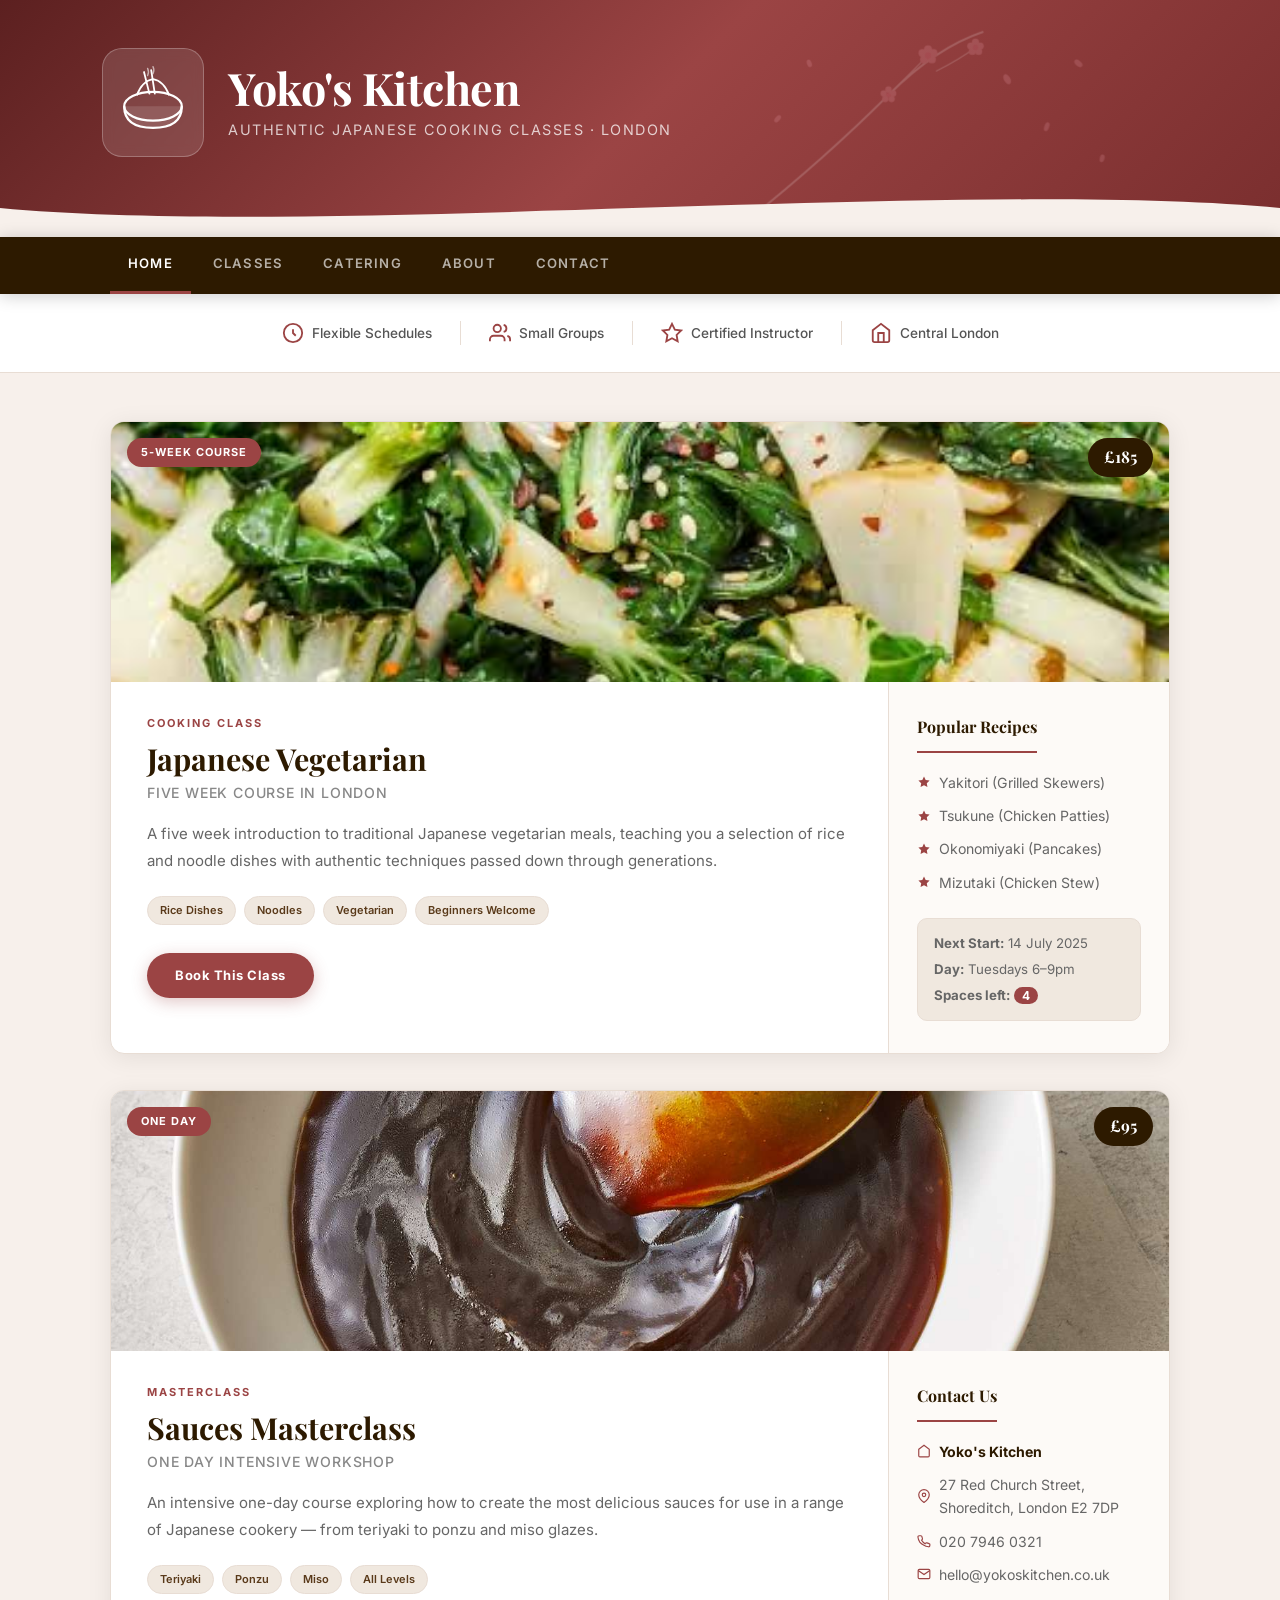
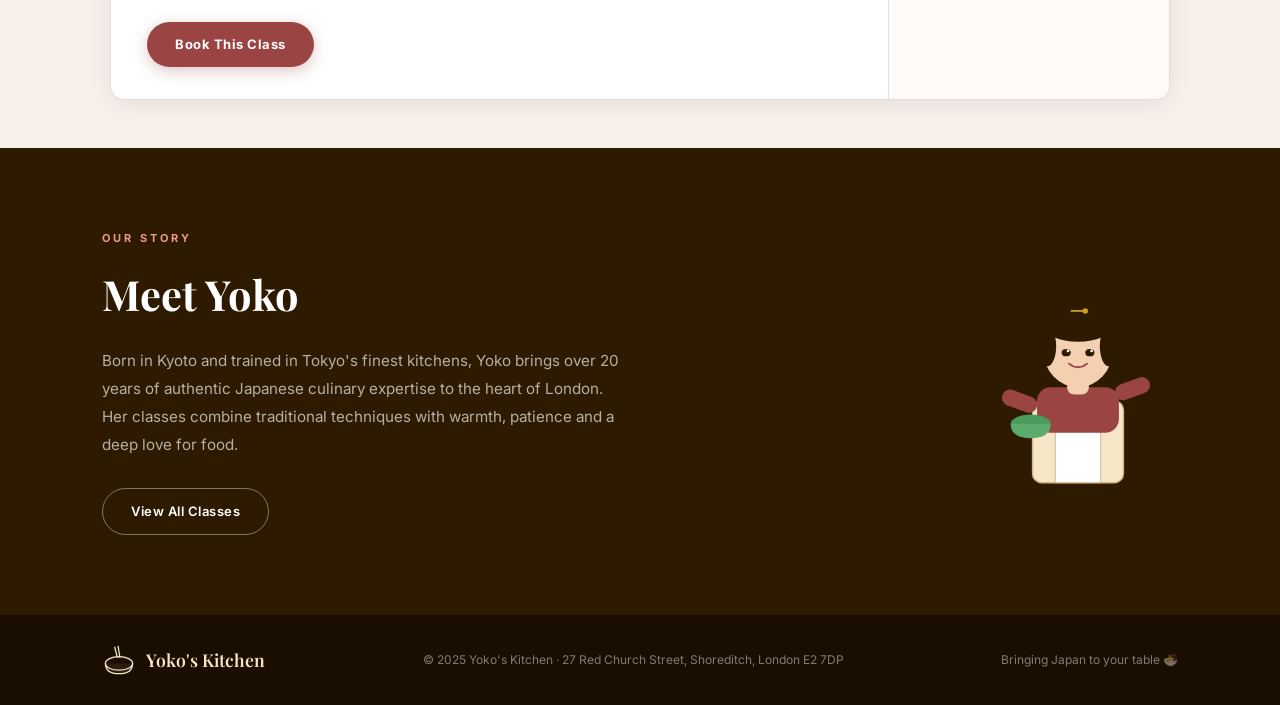
<file: index.html>
<!doctype html>
<html lang="en">
  <head>
    <meta charset="UTF-8" />
    <meta name="viewport" content="width=device-width, initial-scale=1.0" />
    <title>Yoko's Kitchen — Japanese Cooking Classes</title>
    <link
      href="https://fonts.googleapis.com/css2?family=Playfair+Display:wght@400;600;700&family=Inter:wght@300;400;500;600&display=swap"
      rel="stylesheet"
    />
    <link rel="stylesheet" href="style.css" />
  </head>
  <body>
    <!-- HERO BANNER -->
    <header class="banner" id="home">
      <div class="banner-bg">
        <svg
          class="sakura-deco"
          viewBox="0 0 500 300"
          xmlns="http://www.w3.org/2000/svg"
        >
          <g opacity="0.18">
            <path
              d="M20 280 Q120 200 200 120 Q260 60 320 40"
              stroke="#fff"
              stroke-width="2.5"
              fill="none"
            />
            <path
              d="M200 120 Q230 90 250 70"
              stroke="#fff"
              stroke-width="1.5"
              fill="none"
            />
            <path
              d="M260 90 Q290 75 310 60"
              stroke="#fff"
              stroke-width="1.5"
              fill="none"
            />
            <g transform="translate(250,70)">
              <circle cx="0" cy="-8" r="5" fill="#ffb7c5" />
              <circle cx="7" cy="-3" r="5" fill="#ffb7c5" />
              <circle cx="5" cy="5" r="5" fill="#ffb7c5" />
              <circle cx="-5" cy="5" r="5" fill="#ffb7c5" />
              <circle cx="-7" cy="-3" r="5" fill="#ffb7c5" />
              <circle cx="0" cy="0" r="4" fill="#ff8fab" />
            </g>
            <g transform="translate(310,60)">
              <circle cx="0" cy="-7" r="4.5" fill="#ffb7c5" />
              <circle cx="6" cy="-2" r="4.5" fill="#ffb7c5" />
              <circle cx="4" cy="5" r="4.5" fill="#ffb7c5" />
              <circle cx="-4" cy="5" r="4.5" fill="#ffb7c5" />
              <circle cx="-6" cy="-2" r="4.5" fill="#ffb7c5" />
              <circle cx="0" cy="0" r="3.5" fill="#ff8fab" />
            </g>
            <g transform="translate(200,120)">
              <circle cx="0" cy="-7" r="4" fill="#ffb7c5" />
              <circle cx="6" cy="-2" r="4" fill="#ffb7c5" />
              <circle cx="4" cy="5" r="4" fill="#ffb7c5" />
              <circle cx="-4" cy="5" r="4" fill="#ffb7c5" />
              <circle cx="-6" cy="-2" r="4" fill="#ffb7c5" />
              <circle cx="0" cy="0" r="3" fill="#ff8fab" />
            </g>
            <ellipse
              cx="350"
              cy="100"
              rx="4"
              ry="7"
              fill="#ffb7c5"
              transform="rotate(-30 350 100)"
            />
            <ellipse
              cx="400"
              cy="160"
              rx="3"
              ry="6"
              fill="#ffb7c5"
              transform="rotate(20 400 160)"
            />
            <ellipse
              cx="440"
              cy="80"
              rx="3.5"
              ry="6"
              fill="#ffb7c5"
              transform="rotate(-50 440 80)"
            />
            <ellipse
              cx="470"
              cy="200"
              rx="3"
              ry="5"
              fill="#ffb7c5"
              transform="rotate(15 470 200)"
            />
            <ellipse
              cx="60"
              cy="150"
              rx="3"
              ry="5.5"
              fill="#ffb7c5"
              transform="rotate(40 60 150)"
            />
            <ellipse
              cx="100"
              cy="80"
              rx="3"
              ry="5"
              fill="#ffb7c5"
              transform="rotate(-20 100 80)"
            />
          </g>
        </svg>
        <svg
          class="wave"
          viewBox="0 0 1440 60"
          xmlns="http://www.w3.org/2000/svg"
          preserveAspectRatio="none"
        >
          <path
            d="M0,30 C360,60 1080,0 1440,30 L1440,60 L0,60 Z"
            fill="#f7f0eb"
          />
        </svg>
      </div>
      <div class="logo-area">
        <div class="logo-icon">
          <svg
            viewBox="0 0 80 80"
            xmlns="http://www.w3.org/2000/svg"
            width="72"
            height="72"
          >
            <ellipse
              cx="40"
              cy="48"
              rx="32"
              ry="16"
              fill="none"
              stroke="white"
              stroke-width="2.5"
            />
            <path
              d="M8 48 Q8 72 40 72 Q72 72 72 48"
              fill="rgba(255,255,255,0.12)"
              stroke="white"
              stroke-width="2.5"
            />
            <path
              d="M22 36 Q28 20 40 18 Q52 20 58 36"
              fill="none"
              stroke="white"
              stroke-width="2"
            />
            <line
              x1="30"
              y1="10"
              x2="36"
              y2="34"
              stroke="white"
              stroke-width="2"
              stroke-linecap="round"
            />
            <line
              x1="38"
              y1="8"
              x2="42"
              y2="34"
              stroke="white"
              stroke-width="2"
              stroke-linecap="round"
            />
            <path
              d="M34 14 Q36 10 34 6"
              stroke="rgba(255,255,255,0.6)"
              stroke-width="1.5"
              fill="none"
              stroke-linecap="round"
            />
            <path
              d="M40 12 Q42 8 40 4"
              stroke="rgba(255,255,255,0.6)"
              stroke-width="1.5"
              fill="none"
              stroke-linecap="round"
            />
          </svg>
        </div>
        <div class="brand-text">
          <h1>Yoko's Kitchen</h1>
          <p>Authentic Japanese Cooking Classes · London</p>
        </div>
      </div>
    </header>

    <!-- NAV -->
    <nav class="nav" id="navbar">
      <div class="nav-inner">
        <a class="active" href="#home">Home</a>
        <a href="#classes">Classes</a>
        <a href="#catering">Catering</a>
        <a href="#about">About</a>
        <a href="#contact">Contact</a>
      </div>
    </nav>

    <!-- INTRO STRIP -->
    <div class="intro-strip">
      <div class="intro-inner">
        <div class="intro-item">
          <svg
            viewBox="0 0 24 24"
            width="22"
            height="22"
            fill="none"
            stroke="currentColor"
            stroke-width="2"
          >
            <circle cx="12" cy="12" r="10" />
            <path d="M12 8v4l3 3" />
          </svg>
          <span>Flexible Schedules</span>
        </div>
        <div class="intro-divider"></div>
        <div class="intro-item">
          <svg
            viewBox="0 0 24 24"
            width="22"
            height="22"
            fill="none"
            stroke="currentColor"
            stroke-width="2"
          >
            <path d="M17 21v-2a4 4 0 0 0-4-4H5a4 4 0 0 0-4 4v2" />
            <circle cx="9" cy="7" r="4" />
            <path d="M23 21v-2a4 4 0 0 0-3-3.87" />
            <path d="M16 3.13a4 4 0 0 1 0 7.75" />
          </svg>
          <span>Small Groups</span>
        </div>
        <div class="intro-divider"></div>
        <div class="intro-item">
          <svg
            viewBox="0 0 24 24"
            width="22"
            height="22"
            fill="none"
            stroke="currentColor"
            stroke-width="2"
          >
            <path
              d="M12 2l3.09 6.26L22 9.27l-5 4.87 1.18 6.88L12 17.77l-6.18 3.25L7 14.14 2 9.27l6.91-1.01L12 2z"
            />
          </svg>
          <span>Certified Instructor</span>
        </div>
        <div class="intro-divider"></div>
        <div class="intro-item">
          <svg
            viewBox="0 0 24 24"
            width="22"
            height="22"
            fill="none"
            stroke="currentColor"
            stroke-width="2"
          >
            <path d="M3 9l9-7 9 7v11a2 2 0 0 1-2 2H5a2 2 0 0 1-2-2z" />
            <polyline points="9 22 9 12 15 12 15 22" />
          </svg>
          <span>Central London</span>
        </div>
      </div>
    </div>

    <!-- MAIN CONTENT -->
    <main class="main-wrapper" id="classes">
      <!-- CARD 1: Vegetarian -->
      <article class="course-card reveal">
        <div class="card-image">
          <img
            src="bokchoi.jpeg"
            alt="Bok Choi"
            onerror="
              this.style.display = 'none';
              this.nextElementSibling.style.display = 'flex';
            "
          />
          <div class="img-fallback veg-fallback">
            <svg
              viewBox="0 0 200 220"
              xmlns="http://www.w3.org/2000/svg"
              width="140"
            >
              <g transform="translate(100,110)">
                <ellipse
                  cx="0"
                  cy="60"
                  rx="15"
                  ry="35"
                  fill="#f5f0e8"
                  stroke="#d4c5a9"
                  stroke-width="1.5"
                />
                <ellipse
                  cx="-18"
                  cy="55"
                  rx="13"
                  ry="30"
                  fill="#f0ebe0"
                  stroke="#d4c5a9"
                  stroke-width="1.5"
                />
                <ellipse
                  cx="18"
                  cy="55"
                  rx="13"
                  ry="30"
                  fill="#f0ebe0"
                  stroke="#d4c5a9"
                  stroke-width="1.5"
                />
                <ellipse
                  cx="0"
                  cy="-10"
                  rx="22"
                  ry="55"
                  fill="#4a9b5c"
                  stroke="#3a7a48"
                  stroke-width="1.5"
                />
                <ellipse
                  cx="-28"
                  cy="-5"
                  rx="18"
                  ry="48"
                  fill="#5aab6c"
                  stroke="#3a7a48"
                  stroke-width="1.5"
                  transform="rotate(-15 -28 -5)"
                />
                <ellipse
                  cx="28"
                  cy="-5"
                  rx="18"
                  ry="48"
                  fill="#5aab6c"
                  stroke="#3a7a48"
                  stroke-width="1.5"
                  transform="rotate(15 28 -5)"
                />
                <ellipse
                  cx="-50"
                  cy="10"
                  rx="14"
                  ry="38"
                  fill="#6ab87c"
                  stroke="#3a7a48"
                  stroke-width="1"
                  transform="rotate(-30 -50 10)"
                />
                <ellipse
                  cx="50"
                  cy="10"
                  rx="14"
                  ry="38"
                  fill="#6ab87c"
                  stroke="#3a7a48"
                  stroke-width="1"
                  transform="rotate(30 50 10)"
                />
                <line
                  x1="0"
                  y1="-60"
                  x2="0"
                  y2="30"
                  stroke="#3a7a48"
                  stroke-width="1"
                  opacity="0.5"
                />
                <line
                  x1="-28"
                  y1="-50"
                  x2="-28"
                  y2="35"
                  stroke="#3a7a48"
                  stroke-width="0.8"
                  opacity="0.4"
                  transform="rotate(-15 -28 -5)"
                />
                <line
                  x1="28"
                  y1="-50"
                  x2="28"
                  y2="35"
                  stroke="#3a7a48"
                  stroke-width="0.8"
                  opacity="0.4"
                  transform="rotate(15 28 -5)"
                />
              </g>
            </svg>
            <span>Bok Choi</span>
          </div>
          <div class="card-tag">5-Week Course</div>
          <div class="card-price">£185</div>
        </div>
        <div class="card-body">
          <div class="card-content">
            <p class="card-eyebrow">Cooking Class</p>
            <h2>Japanese Vegetarian</h2>
            <p class="card-subtitle">Five week course in London</p>
            <p class="card-desc">
              A five week introduction to traditional Japanese vegetarian meals,
              teaching you a selection of rice and noodle dishes with authentic
              techniques passed down through generations.
            </p>
            <div class="card-tags">
              <span>Rice Dishes</span>
              <span>Noodles</span>
              <span>Vegetarian</span>
              <span>Beginners Welcome</span>
            </div>
            <a href="#contact" class="card-btn">Book This Class</a>
          </div>
          <aside class="card-sidebar">
            <h3>Popular Recipes</h3>
            <ul>
              <li>
                <svg viewBox="0 0 20 20" width="14" fill="#9b4444">
                  <path
                    d="M10 2l2.4 5 5.6.8-4 3.9.9 5.3L10 14.5l-4.9 2.5.9-5.3L2 7.8l5.6-.8z"
                  />
                </svg>
                Yakitori (Grilled Skewers)
              </li>
              <li>
                <svg viewBox="0 0 20 20" width="14" fill="#9b4444">
                  <path
                    d="M10 2l2.4 5 5.6.8-4 3.9.9 5.3L10 14.5l-4.9 2.5.9-5.3L2 7.8l5.6-.8z"
                  />
                </svg>
                Tsukune (Chicken Patties)
              </li>
              <li>
                <svg viewBox="0 0 20 20" width="14" fill="#9b4444">
                  <path
                    d="M10 2l2.4 5 5.6.8-4 3.9.9 5.3L10 14.5l-4.9 2.5.9-5.3L2 7.8l5.6-.8z"
                  />
                </svg>
                Okonomiyaki (Pancakes)
              </li>
              <li>
                <svg viewBox="0 0 20 20" width="14" fill="#9b4444">
                  <path
                    d="M10 2l2.4 5 5.6.8-4 3.9.9 5.3L10 14.5l-4.9 2.5.9-5.3L2 7.8l5.6-.8z"
                  />
                </svg>
                Mizutaki (Chicken Stew)
              </li>
            </ul>
            <div class="sidebar-schedule">
              <p><strong>Next Start:</strong> 14 July 2025</p>
              <p><strong>Day:</strong> Tuesdays 6–9pm</p>
              <p><strong>Spaces left:</strong> <span class="spots">4</span></p>
            </div>
          </aside>
        </div>
      </article>

      <!-- CARD 2: Sauces -->
      <article class="course-card reveal" style="--delay: 0.15s">
        <div class="card-image">
          <img
            src="teriyaki sauce.jpg"
            alt="Teriyaki Sauce"
            onerror="
              this.style.display = 'none';
              this.nextElementSibling.style.display = 'flex';
            "
          />
          <div class="img-fallback sauce-fallback">
            <svg
              viewBox="0 0 160 220"
              xmlns="http://www.w3.org/2000/svg"
              width="110"
            >
              <rect
                x="52"
                y="90"
                width="56"
                height="110"
                rx="12"
                fill="#3d1a00"
                stroke="#5c2800"
                stroke-width="2"
              />
              <rect
                x="60"
                y="70"
                width="40"
                height="30"
                rx="8"
                fill="#4a2200"
                stroke="#5c2800"
                stroke-width="1.5"
              />
              <rect
                x="66"
                y="55"
                width="28"
                height="20"
                rx="5"
                fill="#5c2800"
              />
              <rect
                x="70"
                y="45"
                width="20"
                height="14"
                rx="4"
                fill="#6b3300"
              />
              <rect
                x="56"
                y="110"
                width="48"
                height="60"
                rx="6"
                fill="#f5e6c8"
                stroke="#d4b483"
                stroke-width="1"
              />
              <text
                x="80"
                y="130"
                text-anchor="middle"
                font-size="8"
                fill="#5c2800"
                font-weight="bold"
              >
                TERIYAKI
              </text>
              <text
                x="80"
                y="142"
                text-anchor="middle"
                font-size="7"
                fill="#9b4444"
              >
                SAUCE
              </text>
              <line
                x1="60"
                y1="148"
                x2="100"
                y2="148"
                stroke="#d4b483"
                stroke-width="0.8"
              />
              <text
                x="80"
                y="158"
                text-anchor="middle"
                font-size="6"
                fill="#7a6040"
              >
                Yoko's Kitchen
              </text>
              <rect
                x="58"
                y="95"
                width="6"
                height="50"
                rx="3"
                fill="rgba(255,255,255,0.15)"
              />
              <path d="M80 45 Q83 38 80 32 Q77 38 80 45" fill="#3d1a00" />
            </svg>
            <span>Teriyaki Sauce</span>
          </div>
          <div class="card-tag">One Day</div>
          <div class="card-price">£95</div>
        </div>
        <div class="card-body">
          <div class="card-content">
            <p class="card-eyebrow">Masterclass</p>
            <h2>Sauces Masterclass</h2>
            <p class="card-subtitle">One day intensive workshop</p>
            <p class="card-desc">
              An intensive one-day course exploring how to create the most
              delicious sauces for use in a range of Japanese cookery — from
              teriyaki to ponzu and miso glazes.
            </p>
            <div class="card-tags">
              <span>Teriyaki</span>
              <span>Ponzu</span>
              <span>Miso</span>
              <span>All Levels</span>
            </div>
            <a href="#contact" class="card-btn">Book This Class</a>
          </div>
          <aside class="card-sidebar" id="contact">
            <h3>Contact Us</h3>
            <ul class="contact-list">
              <li class="strong">
                <svg
                  viewBox="0 0 24 24"
                  width="14"
                  fill="none"
                  stroke="currentColor"
                  stroke-width="2"
                >
                  <path d="M3 9l9-7 9 7v11a2 2 0 0 1-2 2H5a2 2 0 0 1-2-2z" />
                </svg>
                Yoko's Kitchen
              </li>
              <li>
                <svg
                  viewBox="0 0 24 24"
                  width="14"
                  fill="none"
                  stroke="currentColor"
                  stroke-width="2"
                >
                  <path d="M21 10c0 7-9 13-9 13s-9-6-9-13a9 9 0 0 1 18 0z" />
                  <circle cx="12" cy="10" r="3" />
                </svg>
                27 Red Church Street, Shoreditch, London E2 7DP
              </li>
              <li>
                <svg
                  viewBox="0 0 24 24"
                  width="14"
                  fill="none"
                  stroke="currentColor"
                  stroke-width="2"
                >
                  <path
                    d="M22 16.92v3a2 2 0 0 1-2.18 2 19.79 19.79 0 0 1-8.63-3.07A19.5 19.5 0 0 1 4.69 13.8 19.79 19.79 0 0 1 1.59 5.2 2 2 0 0 1 3.56 3h3a2 2 0 0 1 2 1.72c.127.96.361 1.903.7 2.81a2 2 0 0 1-.45 2.11L7.91 10.6a16 16 0 0 0 6 6l.91-.91a2 2 0 0 1 2.11-.45c.907.339 1.85.573 2.81.7A2 2 0 0 1 21.5 18z"
                  />
                </svg>
                020 7946 0321
              </li>
              <li>
                <svg
                  viewBox="0 0 24 24"
                  width="14"
                  fill="none"
                  stroke="currentColor"
                  stroke-width="2"
                >
                  <path
                    d="M4 4h16c1.1 0 2 .9 2 2v12c0 1.1-.9 2-2 2H4c-1.1 0-2-.9-2-2V6c0-1.1.9-2 2-2z"
                  />
                  <polyline points="22,6 12,13 2,6" />
                </svg>
                hello@yokoskitchen.co.uk
              </li>
            </ul>
          </aside>
        </div>
      </article>
    </main>

    <!-- ABOUT SECTION -->
    <section class="about-strip" id="about">
      <div class="about-inner">
        <div class="about-text reveal">
          <p class="eyebrow-red">Our Story</p>
          <h2>Meet Yoko</h2>
          <p>
            Born in Kyoto and trained in Tokyo's finest kitchens, Yoko brings
            over 20 years of authentic Japanese culinary expertise to the heart
            of London. Her classes combine traditional techniques with warmth,
            patience and a deep love for food.
          </p>
          <a href="#classes" class="outline-btn">View All Classes</a>
        </div>
        <div class="about-visual reveal">
          <svg
            viewBox="0 0 220 260"
            xmlns="http://www.w3.org/2000/svg"
            width="200"
          >
            <rect
              x="60"
              y="155"
              width="100"
              height="90"
              rx="10"
              fill="#f5e6c8"
              stroke="#d4b483"
              stroke-width="1.5"
            />
            <rect
              x="85"
              y="155"
              width="50"
              height="90"
              fill="#fff"
              stroke="#d4b483"
              stroke-width="1"
            />
            <rect
              x="65"
              y="140"
              width="90"
              height="50"
              rx="15"
              fill="#9b4444"
            />
            <rect x="98" y="120" width="24" height="28" rx="8" fill="#f5d0b0" />
            <ellipse cx="110" cy="100" rx="38" ry="40" fill="#f5d0b0" />
            <ellipse cx="110" cy="72" rx="38" ry="18" fill="#2d1a00" />
            <ellipse cx="76" cy="95" rx="10" ry="22" fill="#2d1a00" />
            <ellipse cx="144" cy="95" rx="10" ry="22" fill="#2d1a00" />
            <ellipse cx="110" cy="64" rx="18" ry="12" fill="#2d1a00" />
            <circle cx="110" cy="56" r="8" fill="#2d1a00" />
            <line
              x1="102"
              y1="56"
              x2="118"
              y2="56"
              stroke="#c8a020"
              stroke-width="2"
            />
            <circle cx="118" cy="56" r="3" fill="#c8a020" />
            <ellipse cx="97" cy="102" rx="5" ry="4" fill="#2d1a00" />
            <ellipse cx="123" cy="102" rx="5" ry="4" fill="#2d1a00" />
            <circle cx="99" cy="100" r="1.5" fill="white" />
            <circle cx="125" cy="100" r="1.5" fill="white" />
            <path
              d="M100 114 Q110 122 120 114"
              stroke="#9b4444"
              stroke-width="2"
              fill="none"
              stroke-linecap="round"
            />
            <rect
              x="30"
              y="140"
              width="40"
              height="18"
              rx="9"
              fill="#9b4444"
              transform="rotate(20 30 140)"
            />
            <rect
              x="148"
              y="140"
              width="40"
              height="18"
              rx="9"
              fill="#9b4444"
              transform="rotate(-20 148 140)"
            />
            <ellipse cx="58" cy="180" rx="22" ry="10" fill="#4a9b5c" />
            <path d="M36 180 Q36 196 58 196 Q80 196 80 180" fill="#5aab6c" />
          </svg>
        </div>
      </div>
    </section>

    <!-- FOOTER -->
    <footer class="footer">
      <div class="footer-inner">
        <div class="footer-brand">
          <svg
            viewBox="0 0 40 40"
            xmlns="http://www.w3.org/2000/svg"
            width="34"
            height="34"
          >
            <ellipse
              cx="20"
              cy="24"
              rx="16"
              ry="8"
              fill="none"
              stroke="#f5e6c8"
              stroke-width="1.5"
            />
            <path
              d="M4 24 Q4 36 20 36 Q36 36 36 24"
              fill="rgba(245,230,200,0.08)"
              stroke="#f5e6c8"
              stroke-width="1.5"
            />
            <line
              x1="15"
              y1="5"
              x2="18"
              y2="17"
              stroke="#f5e6c8"
              stroke-width="1.5"
              stroke-linecap="round"
            />
            <line
              x1="19"
              y1="4"
              x2="21"
              y2="17"
              stroke="#f5e6c8"
              stroke-width="1.5"
              stroke-linecap="round"
            />
          </svg>
          <span>Yoko's Kitchen</span>
        </div>
        <p>
          © 2025 Yoko's Kitchen · 27 Red Church Street, Shoreditch, London E2
          7DP
        </p>
        <p class="footer-tagline">Bringing Japan to your table 🍜</p>
      </div>
    </footer>

    <script src="script.js"></script>
  </body>
</html>
</file>
<file: style.css>
/* ==================== RESET & TOKENS ==================== */
*,
*::before,
*::after {
  margin: 0;
  padding: 0;
  box-sizing: border-box;
}
:root {
  --red: #9b4444;
  --red-dark: #7a2e2e;
  --cream: #f7f0eb;
  --cream2: #f0e8df;
  --dark: #2d1a00;
  --gray: #666;
  --gray2: #888;
  --border: #e8ddd4;
  --radius: 14px;
  --shadow: 0 4px 24px rgba(0, 0, 0, 0.08);
  --transition: 0.3s ease;
}
html {
  scroll-behavior: smooth;
}
body {
  background: var(--cream);
  color: #444;
  font-family: "Inter", sans-serif;
  line-height: 1.65;
}

/* ==================== BANNER ==================== */
.banner {
  background: linear-gradient(135deg, #5c2020 0%, #9b4444 50%, #7a2e2e 100%);
  padding: 48px 8% 80px;
  position: relative;
  overflow: hidden;
}
.banner-bg {
  position: absolute;
  inset: 0;
  pointer-events: none;
}
.sakura-deco {
  position: absolute;
  top: 0;
  right: 0;
  width: 55%;
  height: 100%;
}
.wave {
  position: absolute;
  bottom: -1px;
  left: 0;
  width: 100%;
  height: 60px;
}
.logo-area {
  position: relative;
  z-index: 2;
  display: flex;
  align-items: center;
  gap: 24px;
  max-width: 1100px;
  margin: 0 auto;
}
.logo-icon {
  background: rgba(255, 255, 255, 0.12);
  border: 1.5px solid rgba(255, 255, 255, 0.25);
  border-radius: 20px;
  padding: 14px;
  backdrop-filter: blur(6px);
  flex-shrink: 0;
}
.brand-text h1 {
  font-family: "Playfair Display", serif;
  font-size: 2.8rem;
  font-weight: 700;
  color: #fff;
  letter-spacing: -0.5px;
  line-height: 1.1;
}
.brand-text p {
  font-size: 0.9rem;
  color: rgba(255, 255, 255, 0.75);
  letter-spacing: 1.5px;
  text-transform: uppercase;
  margin-top: 6px;
}

/* ==================== NAV ==================== */
.nav {
  background: var(--dark);
  position: sticky;
  top: 0;
  z-index: 500;
  box-shadow: 0 2px 16px rgba(0, 0, 0, 0.2);
}
.nav-inner {
  max-width: 1100px;
  margin: 0 auto;
  padding: 0 20px;
  display: flex;
  gap: 4px;
}
.nav a {
  color: rgba(255, 255, 255, 0.65);
  text-decoration: none;
  font-size: 0.82rem;
  font-weight: 600;
  letter-spacing: 1.2px;
  text-transform: uppercase;
  padding: 16px 18px;
  display: block;
  transition: var(--transition);
  border-bottom: 3px solid transparent;
}
.nav a:hover,
.nav a.active {
  color: #fff;
  border-bottom-color: var(--red);
}

/* ==================== INTRO STRIP ==================== */
.intro-strip {
  background: #fff;
  border-bottom: 1px solid var(--border);
}
.intro-inner {
  max-width: 1100px;
  margin: 0 auto;
  padding: 20px;
  display: flex;
  align-items: center;
  justify-content: center;
  gap: 0;
  flex-wrap: wrap;
}
.intro-item {
  display: flex;
  align-items: center;
  gap: 8px;
  padding: 8px 28px;
  font-size: 0.85rem;
  font-weight: 500;
  color: #555;
}
.intro-item svg {
  color: var(--red);
  flex-shrink: 0;
}
.intro-divider {
  width: 1px;
  height: 24px;
  background: var(--border);
}

/* ==================== MAIN WRAPPER ==================== */
.main-wrapper {
  max-width: 1100px;
  margin: 48px auto;
  padding: 0 20px;
  display: flex;
  flex-direction: column;
  gap: 36px;
}

/* ==================== COURSE CARD ==================== */
.course-card {
  background: #fff;
  border-radius: var(--radius);
  overflow: hidden;
  box-shadow: var(--shadow);
  border: 1px solid var(--border);
  transition:
    transform var(--transition),
    box-shadow var(--transition);
  opacity: 0;
  transform: translateY(30px);
  transition:
    opacity 0.6s ease,
    transform 0.6s ease,
    box-shadow 0.3s ease;
  transition-delay: var(--delay, 0s);
}
.course-card.visible {
  opacity: 1;
  transform: translateY(0);
}
.course-card:hover {
  box-shadow: 0 12px 40px rgba(0, 0, 0, 0.13);
}

/* Card Image */
.card-image {
  position: relative;
  height: 260px;
  background: var(--cream2);
  overflow: hidden;
}
.card-image img {
  width: 100%;
  height: 100%;
  object-fit: cover;
  display: block;
  transition: transform 0.5s ease;
}
.course-card:hover .card-image img {
  transform: scale(1.05);
}
.img-fallback {
  display: none;
  width: 100%;
  height: 100%;
  align-items: center;
  justify-content: center;
  flex-direction: column;
  gap: 12px;
  background: linear-gradient(135deg, #f0e8df, #e8ddd4);
}
.veg-fallback {
  background: linear-gradient(135deg, #e8f4ea, #d4ecda);
}
.sauce-fallback {
  background: linear-gradient(135deg, #f4ede0, #e8d9c4);
}
.img-fallback span {
  font-size: 12px;
  font-weight: 600;
  color: var(--gray2);
  text-transform: uppercase;
  letter-spacing: 1px;
}
.card-tag {
  position: absolute;
  top: 16px;
  left: 16px;
  background: var(--red);
  color: #fff;
  font-size: 11px;
  font-weight: 700;
  letter-spacing: 1px;
  text-transform: uppercase;
  padding: 5px 14px;
  border-radius: 30px;
}
.card-price {
  position: absolute;
  top: 16px;
  right: 16px;
  background: var(--dark);
  color: #fff;
  font-size: 16px;
  font-weight: 700;
  font-family: "Playfair Display", serif;
  padding: 6px 16px;
  border-radius: 30px;
}

/* Card Body */
.card-body {
  display: grid;
  grid-template-columns: 1fr 280px;
}
.card-content {
  padding: 32px 36px;
  border-right: 1px solid var(--border);
}
.card-eyebrow {
  font-size: 11px;
  font-weight: 700;
  letter-spacing: 2px;
  text-transform: uppercase;
  color: var(--red);
  margin-bottom: 8px;
}
.card-content h2 {
  font-family: "Playfair Display", serif;
  font-size: 1.9rem;
  font-weight: 700;
  color: #2d1a00;
  margin-bottom: 4px;
  line-height: 1.2;
}
.card-subtitle {
  font-size: 0.88rem;
  color: var(--gray2);
  margin-bottom: 16px;
  text-transform: uppercase;
  letter-spacing: 0.8px;
  font-weight: 500;
}
.card-desc {
  font-size: 0.94rem;
  color: var(--gray);
  line-height: 1.8;
  margin-bottom: 22px;
}
.card-tags {
  display: flex;
  flex-wrap: wrap;
  gap: 8px;
  margin-bottom: 28px;
}
.card-tags span {
  background: var(--cream2);
  color: #5a3a1a;
  font-size: 11px;
  font-weight: 600;
  padding: 4px 12px;
  border-radius: 20px;
  border: 1px solid var(--border);
}
.card-btn {
  display: inline-flex;
  align-items: center;
  gap: 8px;
  background: var(--red);
  color: #fff;
  padding: 12px 28px;
  border-radius: 50px;
  font-size: 13px;
  font-weight: 700;
  text-decoration: none;
  letter-spacing: 0.5px;
  transition: var(--transition);
  box-shadow: 0 4px 16px rgba(155, 68, 68, 0.3);
}
.card-btn:hover {
  background: var(--red-dark);
  transform: translateY(-2px);
  box-shadow: 0 8px 24px rgba(155, 68, 68, 0.4);
}

/* Card Sidebar */
.card-sidebar {
  padding: 32px 28px;
  background: #fdfaf7;
}
.card-sidebar h3 {
  font-family: "Playfair Display", serif;
  font-size: 1rem;
  color: var(--dark);
  margin-bottom: 18px;
  padding-bottom: 10px;
  border-bottom: 2px solid var(--red);
  display: inline-block;
}
.card-sidebar ul {
  list-style: none;
  display: flex;
  flex-direction: column;
  gap: 10px;
  margin-bottom: 24px;
}
.card-sidebar ul li {
  font-size: 0.88rem;
  color: var(--gray);
  display: flex;
  align-items: center;
  gap: 8px;
}
.card-sidebar ul li.strong {
  font-weight: 700;
  color: var(--dark);
}
.sidebar-schedule {
  background: var(--cream2);
  border-radius: 10px;
  padding: 14px 16px;
  border: 1px solid var(--border);
}
.sidebar-schedule p {
  font-size: 0.83rem;
  color: var(--gray);
  margin-bottom: 4px;
}
.sidebar-schedule p:last-child {
  margin-bottom: 0;
}
.spots {
  background: var(--red);
  color: #fff;
  font-weight: 700;
  padding: 1px 8px;
  border-radius: 10px;
  font-size: 12px;
}
.contact-list li svg {
  color: var(--red);
  flex-shrink: 0;
}

/* ==================== ABOUT STRIP ==================== */
.about-strip {
  background: var(--dark);
  padding: 80px 8%;
  margin-top: 20px;
}
.about-inner {
  max-width: 1100px;
  margin: 0 auto;
  display: grid;
  grid-template-columns: 1fr auto;
  align-items: center;
  gap: 60px;
}
.about-text .eyebrow-red {
  font-size: 11px;
  font-weight: 700;
  letter-spacing: 3px;
  text-transform: uppercase;
  color: #e8998a;
  margin-bottom: 12px;
}
.about-text h2 {
  font-family: "Playfair Display", serif;
  font-size: 2.6rem;
  color: #fff;
  margin-bottom: 18px;
  font-weight: 700;
}
.about-text p {
  color: rgba(255, 255, 255, 0.65);
  font-size: 0.95rem;
  line-height: 1.85;
  max-width: 520px;
  margin-bottom: 28px;
}
.outline-btn {
  display: inline-flex;
  align-items: center;
  padding: 12px 28px;
  border: 1.5px solid rgba(255, 255, 255, 0.4);
  border-radius: 50px;
  color: #fff;
  text-decoration: none;
  font-size: 13px;
  font-weight: 600;
  letter-spacing: 0.5px;
  transition: var(--transition);
}
.outline-btn:hover {
  background: rgba(255, 255, 255, 0.1);
  border-color: rgba(255, 255, 255, 0.7);
}
.about-visual {
  opacity: 0;
  transform: translateX(30px);
  transition:
    opacity 0.7s ease 0.2s,
    transform 0.7s ease 0.2s;
}
.about-visual.visible {
  opacity: 1;
  transform: translateX(0);
}

/* ==================== FOOTER ==================== */
.footer {
  background: #1a0e00;
  padding: 28px 8%;
}
.footer-inner {
  max-width: 1100px;
  margin: 0 auto;
  display: flex;
  align-items: center;
  justify-content: space-between;
  flex-wrap: wrap;
  gap: 12px;
}
.footer-brand {
  display: flex;
  align-items: center;
  gap: 10px;
  color: #f5e6c8;
  font-family: "Playfair Display", serif;
  font-size: 1.1rem;
  font-weight: 600;
}
.footer-inner > p {
  font-size: 12px;
  color: rgba(255, 255, 255, 0.45);
}
.footer-tagline {
  font-size: 12px;
  color: rgba(255, 255, 255, 0.35);
}

/* ==================== REVEAL ==================== */
.reveal {
  opacity: 0;
  transform: translateY(30px);
  transition:
    opacity 0.65s ease,
    transform 0.65s ease;
}
.reveal.visible {
  opacity: 1;
  transform: translateY(0);
}

/* ==================== RESPONSIVE ==================== */
@media (max-width: 900px) {
  .card-body {
    grid-template-columns: 1fr;
  }
  .card-content {
    border-right: none;
    border-bottom: 1px solid var(--border);
  }
  .about-inner {
    grid-template-columns: 1fr;
    text-align: center;
  }
  .about-visual {
    display: flex;
    justify-content: center;
  }
  .about-text p {
    margin: 0 auto 28px;
  }
}
@media (max-width: 680px) {
  .brand-text h1 {
    font-size: 2rem;
  }
  .banner {
    padding: 36px 5% 70px;
  }
  .intro-inner {
    gap: 0;
  }
  .intro-item {
    padding: 8px 14px;
  }
  .intro-divider {
    display: none;
  }
  .card-content {
    padding: 24px 20px;
  }
  .card-sidebar {
    padding: 24px 20px;
  }
  .footer-inner {
    flex-direction: column;
    text-align: center;
    gap: 6px;
  }
  .nav-inner {
    overflow-x: auto;
  }
}
</file>
